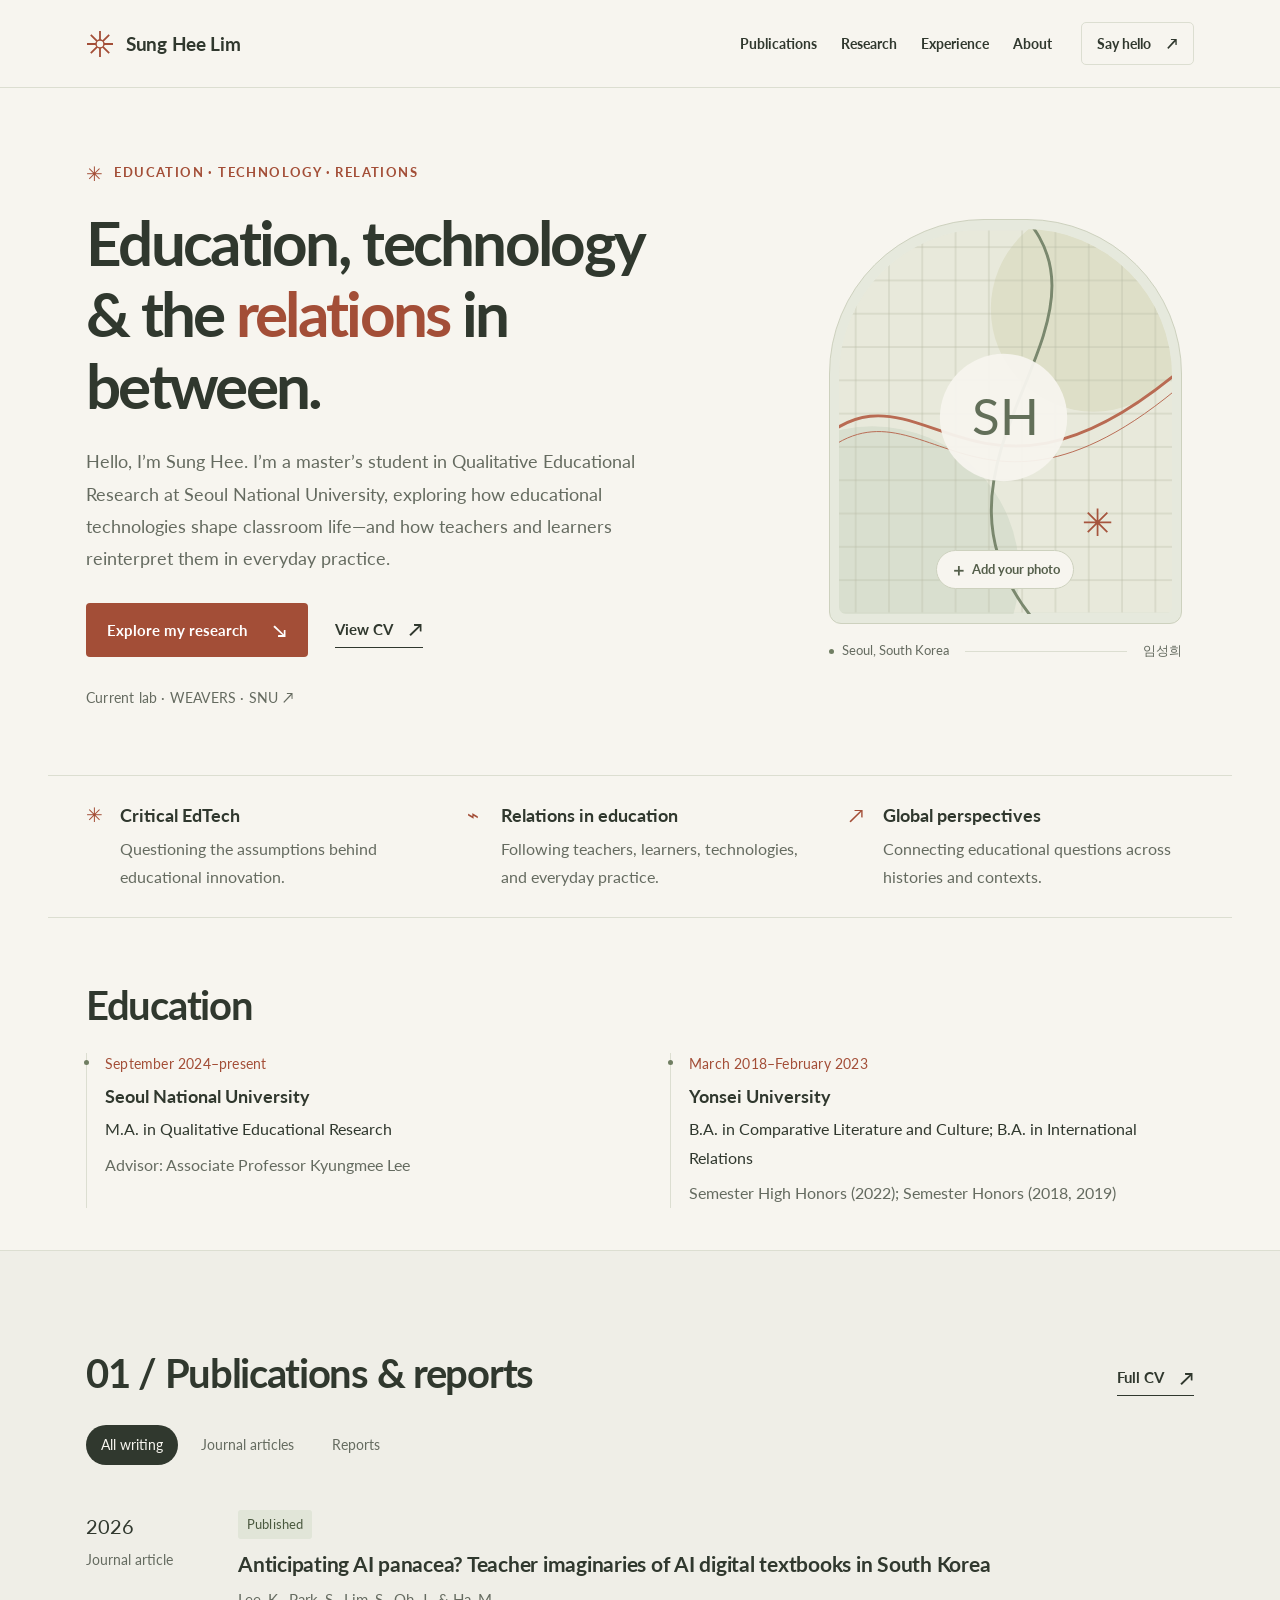
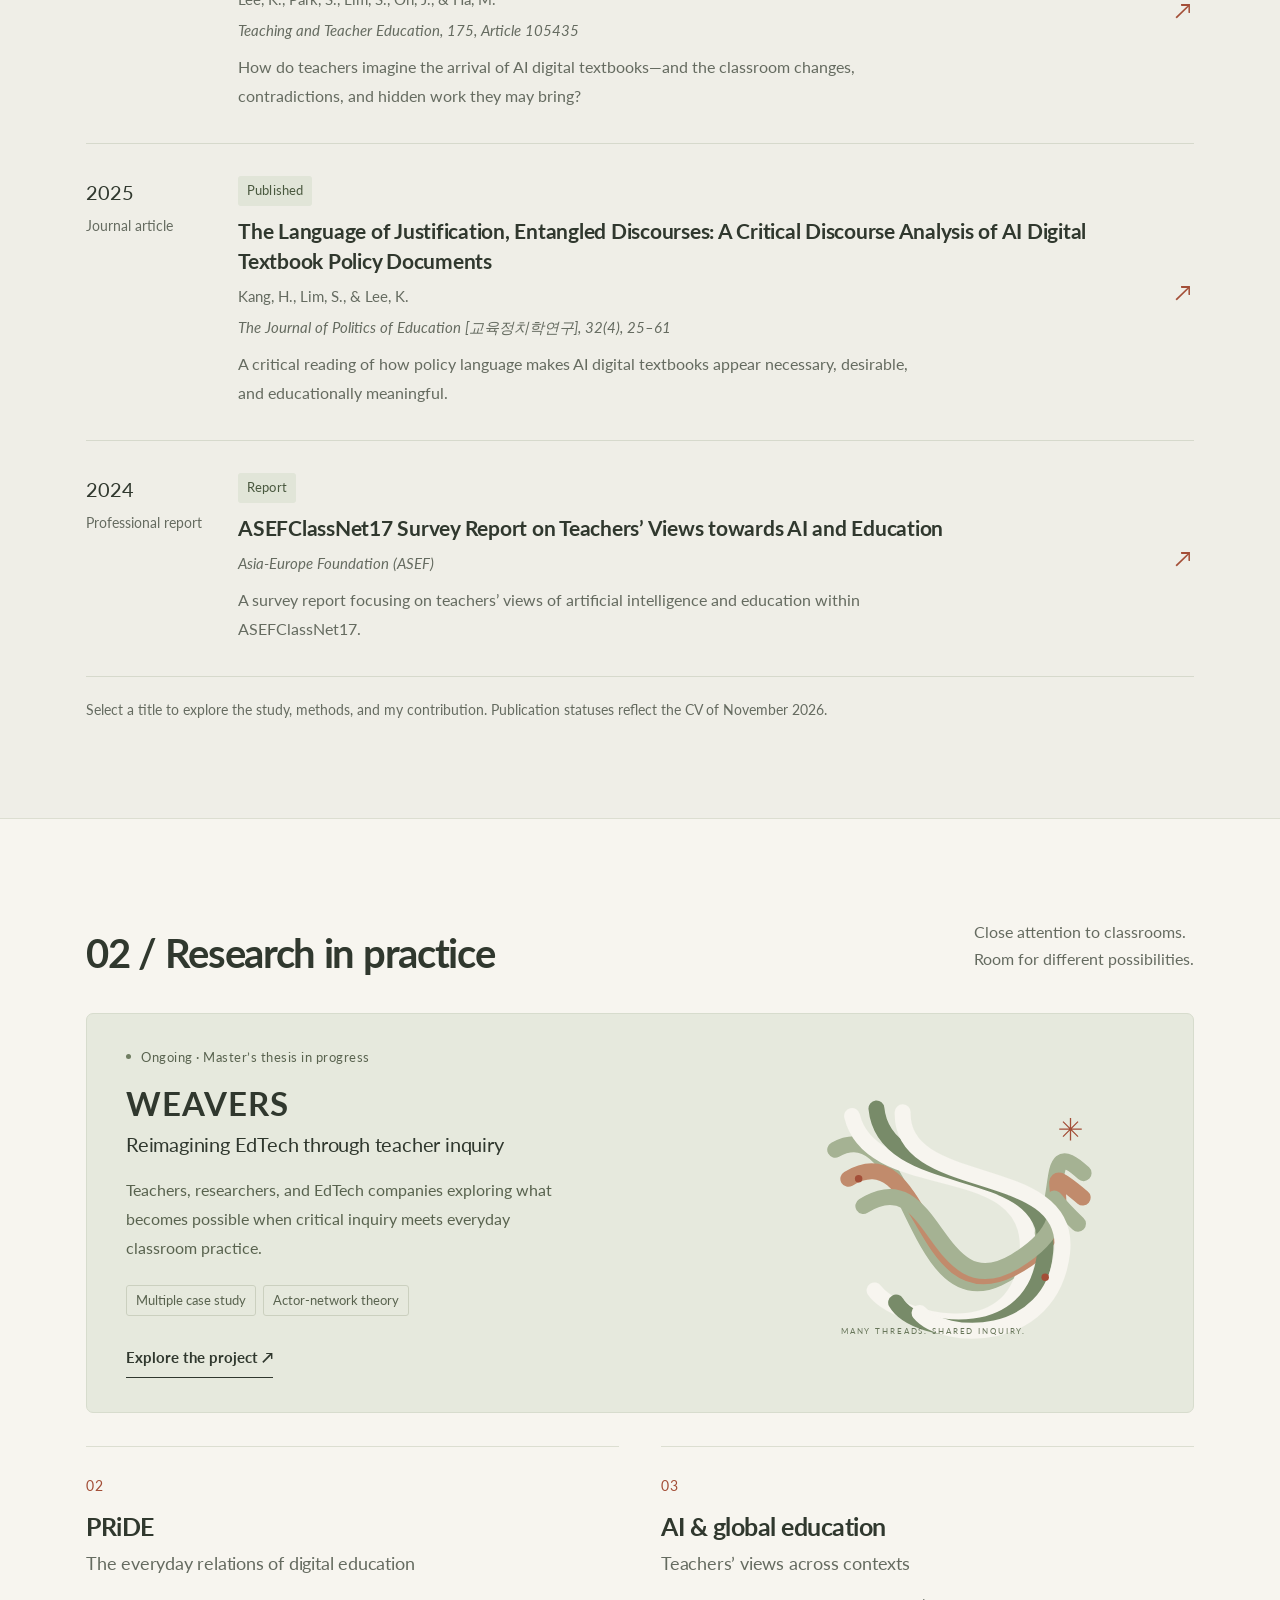
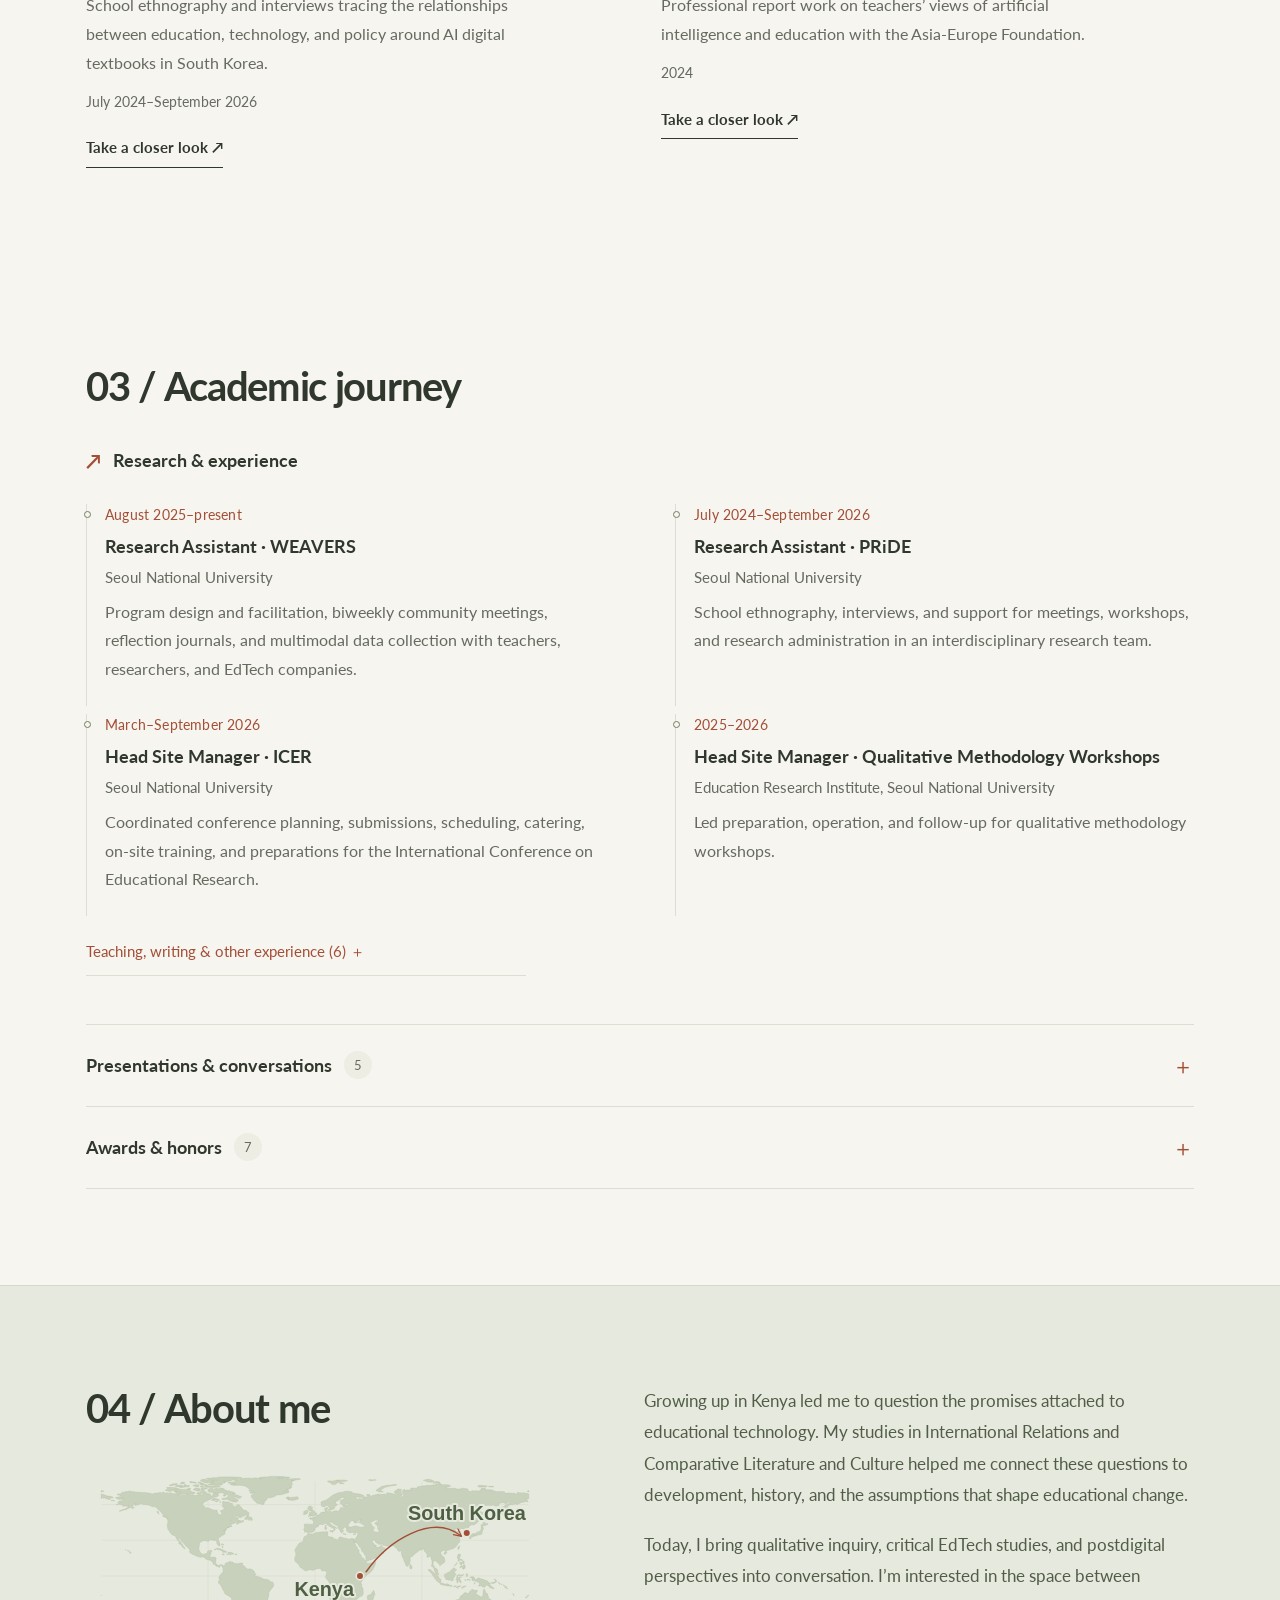
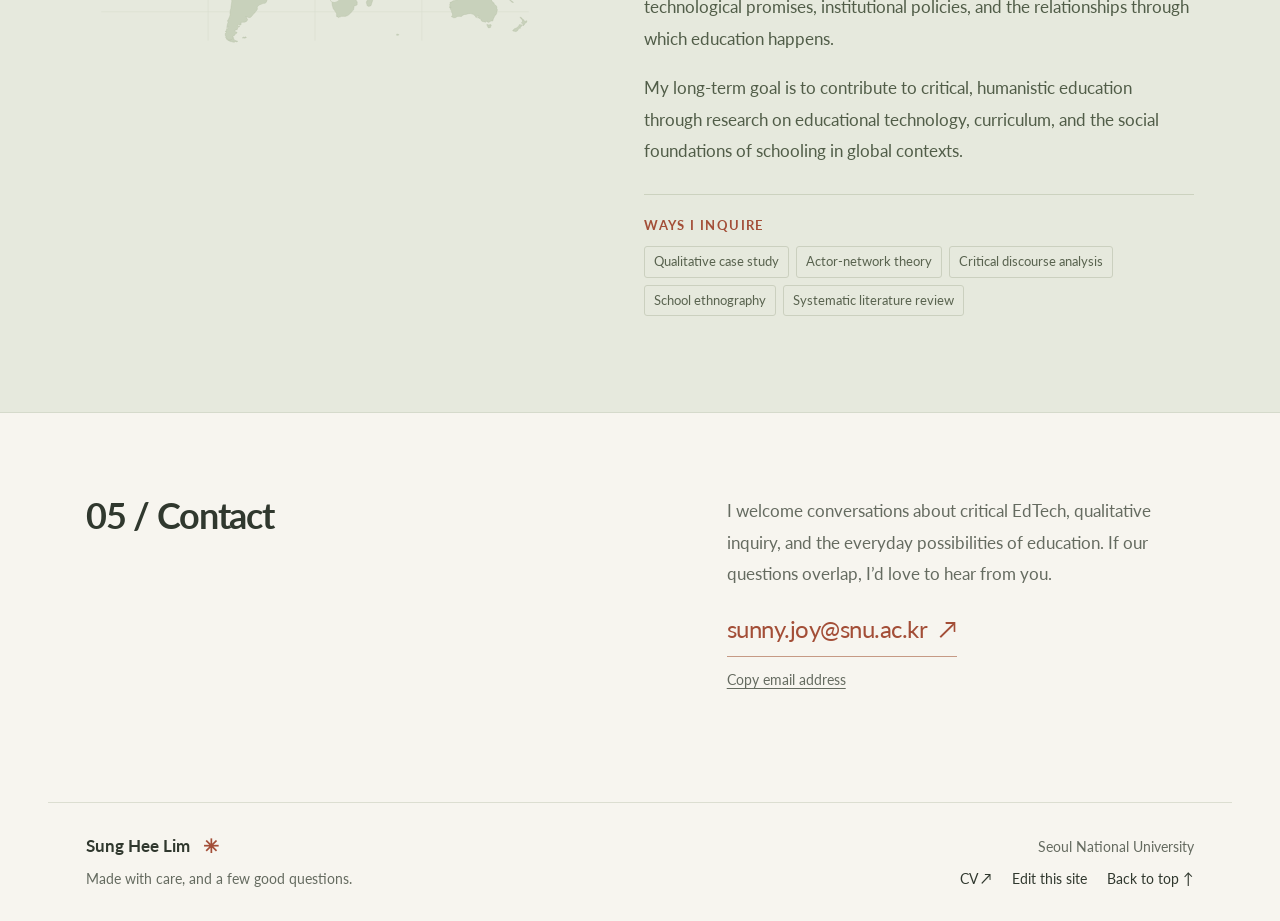
<file: sunghee-lim-website/index.html>
<!doctype html>
<html lang="en">
<head>
  <meta charset="UTF-8">
  <meta name="viewport" content="width=device-width, initial-scale=1">
  <meta name="theme-color" content="#f7f5ef">
  <meta name="description" content="Sung Hee Lim is a qualitative educational researcher at Seoul National University, exploring critical EdTech, classroom relations, and global education.">
  <title>Sung Hee Lim · Education, technology & relations</title>
  <link rel="icon" href="assets/favicon.svg" type="image/svg+xml">
  <link rel="preconnect" href="https://fonts.googleapis.com">
  <link rel="preconnect" href="https://fonts.gstatic.com" crossorigin>
  <link href="https://fonts.googleapis.com/css2?family=Lato:ital,wght@0,400;0,700;0,900;1,400;1,700&display=swap" rel="stylesheet">
  <link rel="stylesheet" href="style.css?v=20261116d">
  <script defer src="content.js?v=20261116d"></script>
  <script defer src="content-policy.js?v=20261116d"></script>
  <script defer src="app.js?v=20261116d"></script>
</head>
<body>
<a class="skip-link" href="#main">Skip to content</a>
<div id="draft-notice" class="draft-notice" hidden>수정본 미리보기 · 이 브라우저에 저장된 내용이며 실제 배포본에는 아직 반영되지 않았습니다. <a href="editor.html">편집으로 돌아가기 ↗</a></div>
<header class="site-header">
  <div class="header-inner">
    <a class="brand" href="#home" aria-label="Sung Hee Lim home"><svg width="28" height="28" viewBox="0 0 28 28" aria-hidden="true"><g fill="none" stroke="currentColor" stroke-width="1.8"><path d="M14 1v26M1 14h26M4.8 4.8l18.4 18.4M4.8 23.2L23.2 4.8"/></g><circle cx="14" cy="14" r="4" fill="var(--paper)" stroke="currentColor" stroke-width="1.5"/></svg><span id="brand-name">Sung Hee Lim</span></a>
    <button class="menu-toggle" id="menu-toggle" aria-label="Open navigation" aria-expanded="false" aria-controls="navigation">Menu <span aria-hidden="true">☰</span></button>
    <nav id="navigation" aria-label="Main navigation">
      <a href="#writing">Publications</a><a href="#research">Research</a><a href="#journey">Experience</a><a href="#about">About</a><a class="nav-contact" href="#contact">Say hello <span aria-hidden="true">↗</span></a>
    </nav>
  </div>
</header>
<main id="main">
  <section class="hero section-wrap" id="home" aria-labelledby="hero-title">
    <div class="hero-copy">
      <p class="eyebrow"><span class="small-sun" aria-hidden="true">✳</span> EDUCATION · TECHNOLOGY · RELATIONS</p>
      <h1 id="hero-title">Education, technology & the <span class="accent">relations</span> in between.</h1>
      <p id="hero-intro" class="hero-intro"></p>
      <div class="hero-actions"><a class="button primary" href="#research">Explore my research <span aria-hidden="true">↘</span></a><a class="text-link cv-link" href="assets/Sung-Hee-Lim-CV-website-v2.pdf" target="_blank" rel="noopener">View CV <span aria-hidden="true">↗</span></a></div>
      <div class="profile-links" id="profile-links"></div>
    </div>
    <div class="portrait-column">
      <div class="portrait-frame" id="portrait-frame">
        <div class="portrait-placeholder" id="portrait-placeholder">
          <svg class="portrait-weave" viewBox="0 0 340 390" aria-hidden="true"><defs><pattern id="threads" width="34" height="34" patternUnits="userSpaceOnUse"><path d="M0 17h34M17 0v34" fill="none" stroke="#b8bca6" stroke-width=".65"/></pattern></defs><rect width="340" height="390" fill="#e8e9db"/><circle cx="260" cy="80" r="105" fill="#dedfc8"/><circle cx="34" cy="350" r="150" fill="#d9dfcf"/><rect width="340" height="390" fill="url(#threads)"/><path d="M-40 235C85 90 130 360 390 105" stroke="#b96b53" stroke-width="3" fill="none"/><path d="M-40 251C85 106 130 376 390 121" stroke="#b96b53" stroke-width="1" fill="none"/><path d="M160-40C340 90 20 240 230 430" stroke="#7a886e" stroke-width="3" fill="none"/><circle cx="168" cy="191" r="65" fill="#f7f5ef" fill-opacity=".95"/><text x="170" y="209" text-anchor="middle" fill="#626f59" font-family="Lato, sans-serif" font-size="52" font-weight="400">SH</text><path d="M264 284v28M250 298h28M254 288l20 20M254 308l20-20" stroke="#a6553e" stroke-width="1.8"/></svg>
          <a href="editor.html#profile" class="photo-add"><span aria-hidden="true">＋</span> Add your photo</a>
        </div>
        <img id="portrait" alt="Portrait of Sung Hee Lim" hidden>
      </div>
      <div class="portrait-caption"><span class="location-dot" aria-hidden="true"></span><span id="portrait-location">Seoul, South Korea</span><span class="portrait-caption-rule"></span><span id="korean-name" lang="ko">임성희</span></div>
    </div>
  </section>
  <section class="themes section-wrap" aria-label="Research interests" id="themes"></section>
  <section class="education-section section-wrap section-space" id="education-section" aria-labelledby="education-title">
    <div class="section-heading"><h2 id="education-title">Education</h2></div>
    <div id="education" class="education-grid"></div>
  </section>
  <section class="writing-section section-space" id="writing" aria-labelledby="writing-title">
    <div class="section-wrap">
      <div class="section-heading"><div><h2 id="writing-title">01 / Publications &amp; reports</h2></div><a class="text-link cv-link" target="_blank" rel="noopener" href="assets/Sung-Hee-Lim-CV-website-v2.pdf">Full CV <span aria-hidden="true">↗</span></a></div>
      <div class="filter-row" role="group" aria-label="Filter publications"><button type="button" data-filter="all" class="active" aria-pressed="true">All writing</button><button type="button" data-filter="Journal article" aria-pressed="false">Journal articles</button><button type="button" data-filter="Professional report" aria-pressed="false">Reports</button></div>
      <p id="publication-count" class="sr-only" aria-live="polite"></p><div id="publications"></div>
      <p class="writing-note">Select a title to explore the study, methods, and my contribution. Publication statuses reflect the CV of <span id="status-date">November 2026</span>.</p>
    </div>
  </section>
  <section class="research-section section-wrap section-space" id="research" aria-labelledby="research-title">
    <div class="section-heading"><div><h2 id="research-title">02 / Research in practice</h2></div><p class="section-intro">Close attention to classrooms.<br>Room for different possibilities.</p></div>
    <div id="projects"></div>
  </section>
  <section class="section-wrap section-space journey-section" id="journey" aria-labelledby="journey-title">
    <div class="section-heading"><div><h2 id="journey-title">03 / Academic journey</h2></div></div>
    <h3 class="column-title"><span aria-hidden="true">↗</span> Research &amp; experience</h3>
    <div id="experience" class="experience-grid"></div>
    <div class="cv-details"><details><summary>Presentations & conversations <span class="detail-count" id="talk-count"></span><span class="plus" aria-hidden="true">＋</span></summary><div id="talks" class="details-body"></div></details><details><summary>Awards & honors <span class="detail-count" id="award-count"></span><span class="plus" aria-hidden="true">＋</span></summary><div id="awards" class="details-body"></div></details></div>
  </section>
  <section class="about-section section-space" id="about" aria-labelledby="about-title"><div class="section-wrap about-grid"><div><h2 id="about-title">04 / About me</h2><figure class="about-map"><img src="assets/kenya-south-korea.svg" alt="World map marking Kenya and South Korea, connected by a curved arrow from Kenya to South Korea." width="600" height="290" loading="lazy"></figure></div><div><div id="about-copy" class="about-copy"></div><div class="method-list"><p class="eyebrow">WAYS I INQUIRE</p><div id="methods" class="tags"></div></div></div></div></section>
  <section class="section-wrap contact-section section-space" id="contact" aria-labelledby="contact-title"><div class="contact-grid"><h2 id="contact-title">05 / Contact</h2><div><p id="contact-copy"></p><a id="email-link" class="email-link" href="mailto:sunny.joy@snu.ac.kr">sunny.joy@snu.ac.kr <span aria-hidden="true">↗</span></a><button id="copy-email" type="button" class="copy-email">Copy email address</button><p id="copy-status" class="copy-status" role="status"></p></div></div></section>
</main>
<footer class="site-footer section-wrap"><div><a class="footer-name" href="#home">Sung Hee Lim <span aria-hidden="true">✳</span></a><p>Made with care, and a few good questions.</p></div><div class="footer-right"><p id="footer-affiliation">Seoul National University</p><div><a class="cv-link" href="assets/Sung-Hee-Lim-CV-website-v2.pdf" target="_blank" rel="noopener">CV ↗</a><a href="editor.html">Edit this site</a><a href="#home">Back to top ↑</a></div></div></footer>
<dialog id="research-dialog" aria-labelledby="dialog-title"><div class="dialog-top"><p class="eyebrow" id="dialog-label"></p><button id="dialog-close" type="button" class="icon-button" aria-label="Close details">✕</button></div><div id="dialog-content"></div></dialog>
<script type="application/ld+json">{"@context":"https://schema.org","@type":"Person","name":"Sung Hee Lim","jobTitle":"Master’s student in Qualitative Educational Research","affiliation":{"@type":"CollegeOrUniversity","name":"Seoul National University"},"email":"sunny.joy@snu.ac.kr"}</script>
<noscript><p class="noscript-note">This portfolio uses a little JavaScript to display research details. You can also <a href="assets/Sung-Hee-Lim-CV-website-v2.pdf">read the full CV</a> or email <a href="mailto:sunny.joy@snu.ac.kr">sunny.joy@snu.ac.kr</a>.</p></noscript>
</body>
</html>
</file>
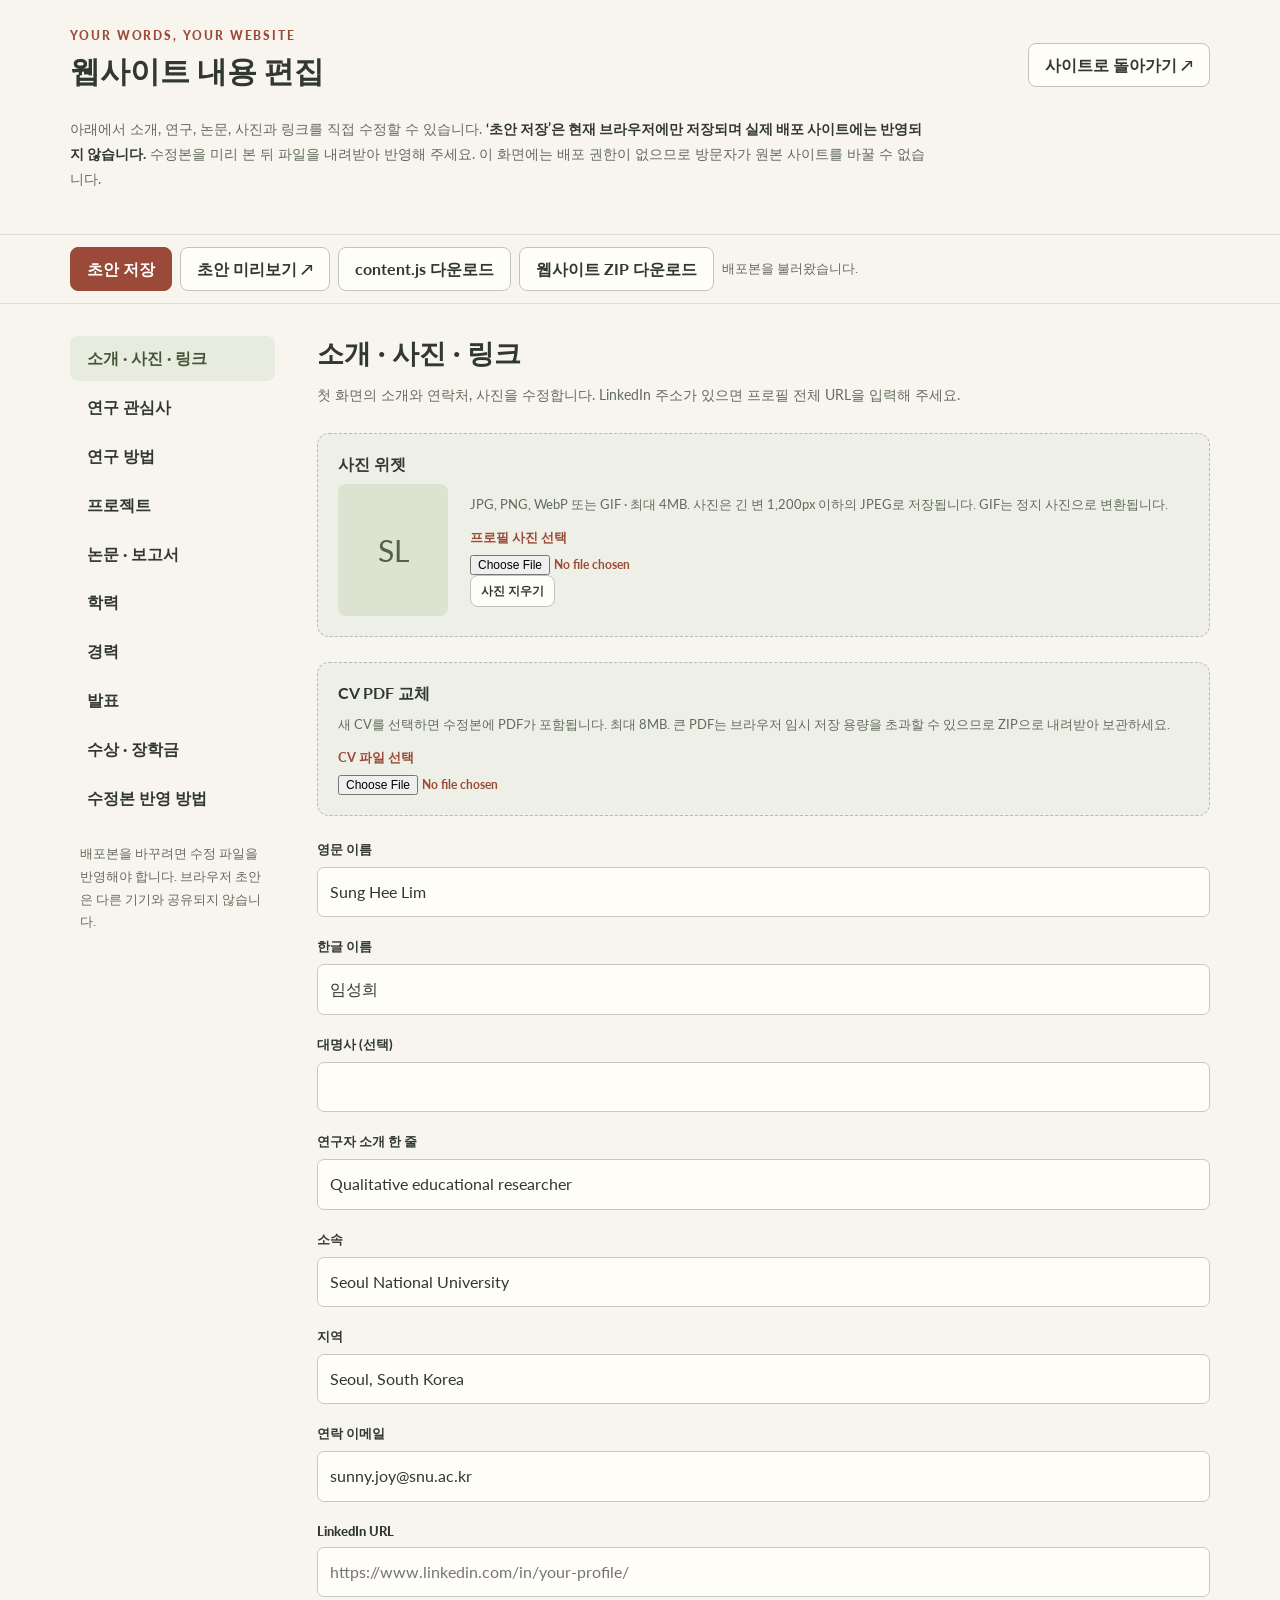
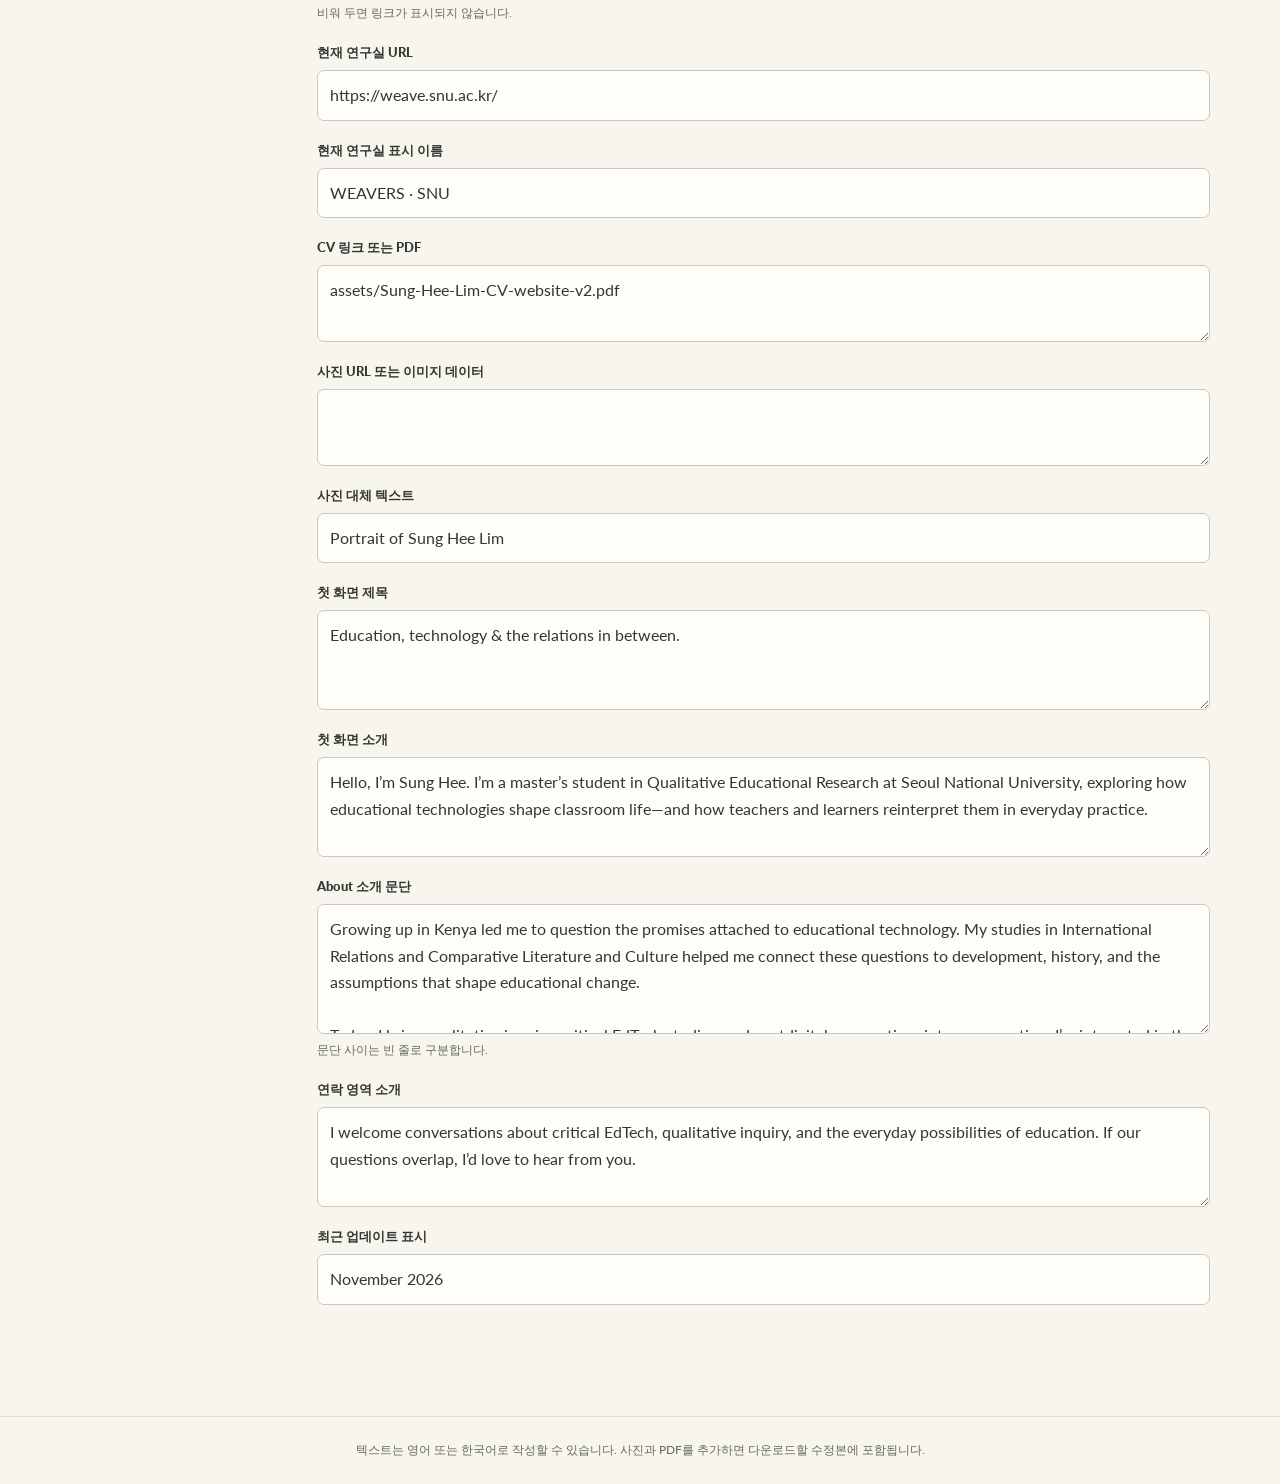
<file: sunghee-lim-website/editor.html>
<!doctype html>
<html lang="ko">
<head>
<meta charset="UTF-8"><meta name="viewport" content="width=device-width, initial-scale=1">
<meta name="robots" content="noindex,nofollow">
<title>내용 편집 · Sung Hee Lim</title>
<link rel="preconnect" href="https://fonts.googleapis.com"><link rel="preconnect" href="https://fonts.gstatic.com" crossorigin><link href="https://fonts.googleapis.com/css2?family=Lato:wght@400;700;900&display=swap" rel="stylesheet">
<style>
:root{font-family:Lato,"Noto Sans KR",Arial,sans-serif;color:#30382f;background:#f8f5ee;--rust:#9b4938;--line:#dcded2;--muted:#626b5d;--sage:#e8ecdf}*{box-sizing:border-box}body{margin:0}button,input,textarea,select{font:inherit}a{color:var(--rust)}button,.button{cursor:pointer;background:#fffdf8;border:1px solid #bfc5b7;border-radius:8px;padding:11px 16px;color:#30382f;font-weight:700;text-decoration:none;display:inline-flex;gap:6px;align-items:center;justify-content:center;line-height:1.3}button:hover,.button:hover{background:var(--sage)}button.primary{color:#fff;background:var(--rust);border-color:var(--rust)}button.primary:hover{background:#803b2d}button:disabled{cursor:wait;opacity:.6}button:focus-visible,a:focus-visible,input:focus-visible,textarea:focus-visible{outline:3px solid #a97841;outline-offset:3px}.wrap{max-width:1200px;margin:auto;padding:0 30px}.top{padding:28px 0;border-bottom:1px solid var(--line)}.topline{display:flex;justify-content:space-between;gap:20px;align-items:center}.eyebrow{font-size:12px;letter-spacing:.16em;color:var(--rust);font-weight:900}.top h1{font-size:30px;margin:9px 0;font-weight:900}.intro{max-width:860px;line-height:1.8;color:var(--muted);font-size:14px}.intro strong{color:#30382f}.toolbar{position:sticky;top:0;z-index:5;background:#f8f5eef5;backdrop-filter:blur(8px);border-bottom:1px solid var(--line);padding:12px 0}.actions{display:flex;gap:8px;flex-wrap:wrap;align-items:center}.status{font-size:13px;line-height:1.5;flex:1;min-width:180px;color:var(--muted)}.layout{display:grid;grid-template-columns:205px minmax(0,1fr);gap:42px;padding-top:32px;padding-bottom:90px}.section-nav{display:flex;flex-direction:column;gap:4px;align-self:start;position:sticky;top:100px}.section-nav button{border-color:transparent;justify-content:flex-start;background:transparent;text-align:left}.section-nav button[aria-current=true]{background:var(--sage);color:#44563a}.section-nav small{padding:18px 10px;color:var(--muted);line-height:1.7}.panel h2{margin:0 0 10px;font-size:27px}.section-desc{font-size:14px;line-height:1.8;color:var(--muted);margin:0 0 25px}.field{display:block;margin:0 0 21px}.field-label{font-size:13px;font-weight:900;display:block;margin-bottom:8px}.field input,.field textarea{display:block;width:100%;background:#fffdf8;border:1px solid #c4cbbd;border-radius:7px;padding:11px 12px;color:#30382f;line-height:1.65;resize:vertical}.field input[readonly]{background:#eeeee6;color:#69715f}.field textarea{min-height:100px}.field small,.note{display:block;font-size:12px;color:var(--muted);line-height:1.7;margin-top:6px;overflow-wrap:anywhere}.field .tiny{min-height:66px}.record{border-top:1px solid var(--line);margin-bottom:16px;background:#fffdf873;border-radius:3px}.record summary{list-style:none;cursor:pointer;padding:19px 16px;font-weight:700;display:flex;justify-content:space-between;gap:12px;line-height:1.6}.record summary::after{content:'＋';font-size:19px;color:var(--rust);flex:none}.record[open] summary::after{content:'−'}.record summary::-webkit-details-marker{display:none}.record-body{padding:6px 16px 22px}.record-controls{display:flex;justify-content:flex-end;border-top:1px solid var(--line);padding-top:12px}.danger{color:#9b382e;border-color:#d9b8ab;font-size:13px}.add{margin-top:12px}.media-box{border:1px dashed #b2beaa;padding:20px;border-radius:12px;background:#eef0e7;margin:25px 0}.media-grid{display:grid;grid-template-columns:110px 1fr;gap:22px;align-items:center}.portrait{width:110px;height:132px;object-fit:cover;border-radius:8px;background:#dce3d1}.portrait-placeholder{height:132px;width:110px;border-radius:8px;background:#dce3d1;display:grid;place-items:center;color:#526247;font-size:30px}.media-box h3{margin:0 0 8px;font-size:16px}.media-box p{font-size:13px;line-height:1.8;color:var(--muted);margin:0 0 13px}.file-label{font-weight:700;color:var(--rust);font-size:13px;display:block}.file-label input{display:block;margin-top:8px;max-width:100%;font-size:12px}.media-buttons{display:flex;align-items:center;gap:12px;flex-wrap:wrap}.small-btn{font-size:12px;padding:7px 10px}.help{margin-top:30px;padding:22px;background:#e8ecdf;border-radius:12px;line-height:1.85;font-size:13px}.help h3{margin:0 0 8px;font-size:15px}.help ol{padding-left:21px;margin:10px 0}.help p{margin:7px 0}.visually-hidden{position:absolute;left:-10000px;width:1px;height:1px;overflow:hidden}.toast{position:fixed;bottom:20px;left:50%;transform:translateX(-50%);max-width:min(90vw,720px);background:#30382f;color:#fffdf8;padding:14px 22px;border-radius:10px;box-shadow:0 6px 28px #263c2922;z-index:10;font-size:14px;line-height:1.7}.error{color:#a53224}code{background:#ecece3;padding:2px 5px;border-radius:3px;font-size:.95em}footer{border-top:1px solid var(--line);padding:25px 30px;text-align:center;font-size:12px;color:var(--muted)}@media(max-width:760px){.wrap{padding:0 18px}.topline{align-items:flex-start}.top h1{font-size:26px}.layout{display:block;padding-top:15px}.section-nav{position:static;flex-direction:row;overflow:auto;gap:3px;padding-bottom:18px;margin-bottom:20px;border-bottom:1px solid var(--line)}.section-nav button{white-space:nowrap;padding:9px 12px;font-size:13px}.section-nav small{display:none}.toolbar{position:static}.actions button{font-size:12px;padding:10px}.status{flex-basis:100%;order:3}.media-grid{grid-template-columns:80px 1fr;gap:15px}.portrait,.portrait-placeholder{width:80px;height:104px}.media-box{padding:15px}.topline .button{font-size:12px;padding:10px;white-space:nowrap}.intro{font-size:13px}}
</style>
<script defer src="content.js?v=20261116d"></script><script defer src="content-policy.js?v=20261116d"></script><script defer src="editor.js?v=20261116d"></script>
</head>
<body>
<header class="top"><div class="wrap"><div class="topline"><div><div class="eyebrow">YOUR WORDS, YOUR WEBSITE</div><h1>웹사이트 내용 편집</h1></div><a class="button" href="index.html">사이트로 돌아가기 ↗</a></div><p class="intro">아래에서 소개, 연구, 논문, 사진과 링크를 직접 수정할 수 있습니다. <strong>‘초안 저장’은 현재 브라우저에만 저장되며 실제 배포 사이트에는 반영되지 않습니다.</strong> 수정본을 미리 본 뒤 파일을 내려받아 반영해 주세요. 이 화면에는 배포 권한이 없으므로 방문자가 원본 사이트를 바꿀 수 없습니다.</p></div></header>
<div class="toolbar"><div class="wrap actions"><button id="save-draft" class="primary" type="button">초안 저장</button><button id="preview" type="button">초안 미리보기 ↗</button><button id="export-content" type="button">content.js 다운로드</button><button id="export-zip" type="button">웹사이트 ZIP 다운로드</button><span class="status" id="save-status" role="status" aria-live="polite">배포본을 불러왔습니다.</span></div></div>
<div class="wrap layout"><nav class="section-nav" id="section-nav" aria-label="편집할 영역"></nav><main class="panel" id="editor-main" tabindex="-1"></main></div>
<footer>텍스트는 영어 또는 한국어로 작성할 수 있습니다. 사진과 PDF를 추가하면 다운로드할 수정본에 포함됩니다.</footer>
<div id="toast" class="toast" role="status" aria-live="polite" hidden></div>
<noscript><p class="wrap">이 편집 화면을 사용하려면 브라우저에서 JavaScript를 켜 주세요.</p></noscript>
</body></html>
</file>
<file: sunghee-lim-website/style.css>
:root{--paper:#f7f5ef;--paper-deep:#eeede4;--ink:#30382e;--muted:#656b60;--rust:#a34e37;--rust-soft:#f0e3d9;--sage:#707e62;--sage-soft:#e6e9dd;--line:#dcded1;--white:#fcfbf7;--font:'Lato',Arial,sans-serif}
*{box-sizing:border-box}html{scroll-behavior:auto;scroll-padding-top:98px}body{margin:0;font-family:var(--font);background:var(--paper);color:var(--ink);font-size:16px;line-height:1.65;-webkit-font-smoothing:antialiased}button,input,textarea,select{font:inherit}button,a{-webkit-tap-highlight-color:transparent}button{cursor:pointer}a{color:inherit;text-decoration:none}a:hover{color:var(--rust)}button:focus-visible,a:focus-visible,summary:focus-visible{outline:2px solid var(--rust);outline-offset:5px}button{color:inherit}img,svg{display:block;max-width:100%}[hidden]{display:none!important}h1,h2,h3,p{margin-top:0}h1,h2,h3{line-height:1.15}h1{font-size:clamp(44px,4.85vw,65px);letter-spacing:-2.7px;font-weight:700;margin:24px 0}h2{font-size:clamp(30px,3.1vw,41px);letter-spacing:-1.3px;font-weight:700;margin:14px 0 0}h3{font-size:24px;letter-spacing:-.5px;font-weight:700}p{margin-bottom:20px}.section-wrap{max-width:1184px;margin:0 auto;padding-left:38px;padding-right:38px}.section-space{padding-top:99px;padding-bottom:96px}.eyebrow{font-size:10px;font-weight:700;letter-spacing:2.1px;line-height:1.5;margin:0;color:var(--rust)}.accent{color:var(--rust)}.skip-link{position:fixed;left:20px;top:-100px;z-index:100;background:var(--ink);color:white;padding:10px 20px}.skip-link:focus{top:10px}.sr-only{position:absolute;width:1px;height:1px;margin:-1px;overflow:hidden;clip:rect(0,0,0,0);white-space:nowrap}.site-header{border-bottom:1px solid var(--line);background:var(--paper);position:sticky;top:0;z-index:10}.header-inner{max-width:1184px;padding:0 38px;margin:auto;height:87px;display:flex;align-items:center;justify-content:space-between;gap:24px}.brand{display:inline-flex;align-items:center;gap:12px;font-size:19px;font-weight:700;letter-spacing:-.3px;white-space:nowrap}.brand svg{color:var(--rust)}nav{display:flex;align-items:center;gap:30px;font-size:12px;font-weight:700}nav a{padding:7px 0}nav a:hover,nav a.current{color:var(--rust)}nav .nav-contact{border:1px solid var(--line);border-radius:5px;padding:9px 15px;margin-left:5px;display:flex;align-items:center;gap:16px}.menu-toggle{display:none}.hero{display:grid;grid-template-columns:1.4fr 1fr;gap:90px;align-items:center;padding-top:75px;padding-bottom:66px;min-height:651px}.hero-copy .eyebrow{display:flex;gap:10px;align-items:center}.small-sun{font-size:20px;font-weight:400;line-height:1}.hero-intro{font-size:16px;line-height:1.8;max-width:550px;color:var(--muted);margin-bottom:28px}.hero-actions{display:flex;gap:27px;align-items:center;flex-wrap:wrap}.button{display:inline-flex;justify-content:center;align-items:center;gap:26px;font-weight:700;font-size:12px;line-height:1.5;padding:15px 20px;border:1px solid transparent;border-radius:4px}.primary{background:var(--rust);color:#fff}.primary:hover{background:#8d3e2c;color:#fff}.button span,.text-link span{font-size:18px;line-height:1}.text-link{font-size:12px;font-weight:700;display:inline-flex;align-items:center;gap:16px;padding:5px 0;border-bottom:1px solid var(--ink)}.profile-links{display:flex;gap:18px;align-items:center;margin-top:29px;font-size:10px;letter-spacing:.2px;color:var(--muted)}.profile-links a{display:flex;gap:6px;align-items:center}.profile-links svg{width:12px;height:12px}.unconfigured-link{color:var(--muted);font-size:10px;cursor:help}.portrait-column{padding:8px 12px 0 0;max-width:365px;justify-self:end;width:100%}.portrait-frame{position:relative;background:var(--sage-soft);border-radius:155px 155px 12px 12px;padding:9px;border:1px solid #cdd1be;aspect-ratio:340/390;overflow:hidden}.portrait-placeholder{height:100%;position:relative;border-radius:147px 147px 7px 7px;overflow:hidden}.portrait-weave{height:100%;width:100%;object-fit:cover}.photo-add{position:absolute;bottom:25px;left:50%;transform:translateX(-50%);white-space:nowrap;background:var(--paper);color:#555f4b;border:1px solid #cdd1be;border-radius:20px;font-size:10px;font-weight:700;display:flex;gap:5px;align-items:center;padding:7px 13px}.photo-add span{font-size:17px;line-height:1}.portrait-frame>img{width:100%;height:100%;border-radius:147px 147px 7px 7px;object-fit:cover;position:absolute;inset:9px;width:calc(100% - 18px);height:calc(100% - 18px)}.portrait-caption{display:flex;align-items:center;gap:8px;font-size:9px;color:var(--muted);margin-top:17px;letter-spacing:.4px}.location-dot{background:var(--sage);width:5px;height:5px;border-radius:50%;flex-shrink:0}.portrait-caption-rule{height:1px;flex:1;background:var(--line);margin:0 8px}.themes{display:grid;grid-template-columns:repeat(3,1fr);border-top:1px solid var(--line);border-bottom:1px solid var(--line);padding-top:26px;padding-bottom:27px;gap:36px}.theme{display:grid;grid-template-columns:22px 1fr;gap:12px}.theme-symbol{color:var(--rust);font-size:20px;line-height:1.2}.theme h3{font-size:13px;letter-spacing:0;margin:1px 0 7px}.theme p{font-size:11px;color:var(--muted);line-height:1.6;margin:0;max-width:215px}.section-heading{display:flex;justify-content:space-between;align-items:flex-end;gap:28px;margin-bottom:37px}.section-intro{font-size:12px;color:var(--muted);line-height:1.8;max-width:270px;margin:0 0 3px}.project-feature{display:grid;grid-template-columns:1.35fr 1fr;background:var(--sage-soft);border:1px solid #d7dccd;border-radius:7px;overflow:hidden;position:relative}.project-feature-copy{padding:33px 39px 34px}.project-kicker{display:flex;align-items:center;flex-wrap:wrap;gap:10px;font-size:9px;color:#59634f;letter-spacing:.5px}.project-kicker .ongoing-dot{background:var(--sage);width:5px;height:5px;border-radius:50%}.project-feature h3{font-size:33px;letter-spacing:1px;margin:18px 0 6px}.project-subtitle{font-size:17px;font-weight:400;margin:0 0 17px;letter-spacing:-.2px}.project-summary{font-size:12px;line-height:1.85;color:#59634f;margin-bottom:22px;max-width:450px}.tags{display:flex;flex-wrap:wrap;gap:7px}.tag{font-size:9px;line-height:1.5;border:1px solid #cbd0bf;border-radius:3px;padding:4px 7px;color:#59634f}.project-button{display:inline-flex;align-items:center;gap:27px;border:0;border-bottom:1px solid var(--ink);background:none;padding:7px 0;font-size:11px;font-weight:700;margin-top:22px}.project-feature-art{padding:18px 28px;display:flex;align-items:center;justify-content:center;position:relative}.weave-illustration{width:100%;max-width:300px}.project-grid{display:grid;grid-template-columns:1fr 1fr;gap:42px;margin-top:33px}.project-small{border-top:1px solid var(--line);padding-top:25px;position:relative}.project-number{font-size:10px;color:var(--rust);letter-spacing:1px}.project-small h3{font-size:25px;margin:14px 0 9px}.project-small .project-subtitle{font-size:13px;margin-bottom:14px;color:var(--muted)}.project-small .project-summary{font-size:12px;color:var(--muted);max-width:430px;margin-bottom:0}.project-small .project-button{margin-top:15px}.project-small .project-period{font-size:9px;color:var(--muted);margin:8px 0 0}.writing-section{background:#efeee7;border-top:1px solid var(--line);border-bottom:1px solid var(--line)}.writing-section .section-heading{margin-bottom:29px}.filter-row{display:flex;gap:8px;flex-wrap:wrap;margin-bottom:13px}.filter-row button{border:1px solid transparent;background:transparent;border-radius:20px;padding:7px 13px;font-size:10px;line-height:1.4;color:var(--muted)}.filter-row button.active{background:var(--ink);color:var(--paper)}.filter-row button:hover:not(.active){border-color:var(--line);color:var(--ink)}.publication{display:grid;grid-template-columns:94px 1fr 22px;gap:24px;padding:27px 0;border-bottom:1px solid #d6d9cc}.pub-meta{padding-top:2px}.pub-year{font-size:18px;line-height:1.2;display:block;margin-bottom:9px}.pub-category{font-size:9px;line-height:1.5;color:var(--muted);display:block}.pub-status{font-size:8px;letter-spacing:.15px;line-height:1.4;display:inline-block;border-radius:3px;background:#e1e5d8;color:#49583e;padding:4px 6px;margin-bottom:10px}.pub-status.pending{background:#eee0d2;color:#854a30}.pub-title{font-size:18px;letter-spacing:-.25px;line-height:1.4;margin:0 0 8px;font-weight:700}.pub-title button{text-align:left;font:inherit;letter-spacing:inherit;line-height:inherit;color:inherit;border:0;background:none;padding:0}.pub-title button:hover{color:var(--rust)}.pub-authors,.pub-venue{font-size:10px;margin:0 0 5px;color:var(--muted);line-height:1.65}.pub-venue{font-style:italic}.pub-summary{font-size:11px;color:var(--muted);line-height:1.7;margin:10px 0 0;max-width:690px}.pub-open{border:0;background:none;color:var(--rust);font-size:22px;align-self:center;padding:0}.writing-note{font-size:9px;color:var(--muted);margin:20px 0 0}.journey-grid{display:grid;grid-template-columns:1fr 1.2fr;gap:100px}.column-title{font-size:15px;letter-spacing:0;margin:0 0 28px;display:flex;align-items:center;gap:12px}.column-title span{color:var(--rust);font-size:20px}.education-item{padding:0 0 25px 18px;border-left:1px solid var(--line);position:relative}.education-item:before{content:'';width:5px;height:5px;background:var(--sage);position:absolute;left:-3px;top:7px;border-radius:50%}.entry-period{font-size:9px;color:var(--rust);letter-spacing:.2px;line-height:1.5;margin-bottom:7px}.education-item h4,.experience-item h4{font-size:13px;line-height:1.45;margin:0 0 5px}.education-item .degree{font-size:11px;line-height:1.65;margin:0 0 7px}.entry-description{font-size:10px;line-height:1.8;color:var(--muted);margin:0}.recognition-callout{display:flex;gap:17px;padding:20px;background:var(--rust-soft);border-radius:5px;margin-top:13px}.recognition-callout>span{font-size:27px;color:var(--rust);line-height:1.2}.recognition-callout .eyebrow{font-size:8px;letter-spacing:1.2px;margin:0 0 7px}.recognition-callout strong{font-size:12px;line-height:1.4}.recognition-callout p:last-child{font-size:9px;color:var(--muted);margin:5px 0 0}.experience-item{padding:0 0 22px 18px;border-left:1px solid var(--line);position:relative}.experience-item:before{content:'';width:5px;height:5px;border:1px solid var(--sage);background:var(--paper);position:absolute;left:-3px;top:7px;border-radius:50%}.experience-item .organization{font-size:10px;color:var(--muted);margin:0 0 7px;line-height:1.5}.experience-extra{margin-top:5px}.experience-extra>summary{font-size:10px;color:var(--rust);display:flex;align-items:center;justify-content:space-between;cursor:pointer;border-bottom:1px solid var(--line);padding:10px 0}.experience-extra[open]>summary{margin-bottom:25px}.cv-details{margin-top:48px;border-top:1px solid var(--line)}.cv-details>details{border-bottom:1px solid var(--line)}summary{list-style:none}summary::-webkit-details-marker{display:none}.cv-details>details>summary{display:flex;align-items:center;gap:12px;font-size:15px;font-weight:700;padding:24px 0;cursor:pointer}.detail-count{font-size:9px;font-weight:400;color:var(--muted);background:var(--paper-deep);border-radius:50%;width:21px;height:21px;display:inline-flex;align-items:center;justify-content:center}.plus{margin-left:auto;font-size:22px;font-weight:400;color:var(--rust)}details[open]>summary>.plus{transform:rotate(45deg)}.details-body{padding:0 0 20px}.talk-item{display:grid;grid-template-columns:112px 1fr;gap:20px;padding:17px 0;border-top:1px solid var(--line)}.talk-item h4{font-size:12px;line-height:1.55;margin:0 0 7px}.talk-item p{font-size:10px;line-height:1.6;color:var(--muted);margin:0}.talk-item .talk-status{display:inline-block;font-size:8px;margin-top:8px;padding:2px 7px;background:var(--sage-soft);color:#526149;border-radius:3px}.award-item{display:grid;grid-template-columns:112px 1fr;gap:20px;padding:14px 0;border-top:1px solid var(--line)}.award-item strong{font-size:11px}.award-item p{font-size:10px;color:var(--muted);margin:3px 0 0}.about-section{background:var(--sage-soft);border-top:1px solid #d5dacb;border-bottom:1px solid #d5dacb}.about-grid{display:grid;grid-template-columns:1fr 1.2fr;gap:100px}.about-art{display:flex;align-items:center;gap:15px;color:#68775b;font-size:11px;margin-top:40px}.about-art svg{max-width:100px}.about-copy p{font-size:13px;line-height:1.9;color:#515d48;margin-bottom:18px}.about-copy p:last-child{margin-bottom:0}.method-list{margin-top:27px;padding-top:21px;border-top:1px solid #ccd2bf}.method-list .eyebrow{font-size:8px;margin-bottom:11px;letter-spacing:1.7px}.contact-section{padding-top:82px;padding-bottom:82px}.contact-grid{display:grid;grid-template-columns:1.2fr 1fr;gap:80px;align-items:start;margin-top:17px}.contact-grid h2{font-size:36px;margin:0}.contact-grid p{font-size:12px;line-height:1.85;color:var(--muted);margin-bottom:20px}.email-link{font-size:21px;letter-spacing:-.5px;color:var(--rust);border-bottom:1px solid #c69a85;display:inline-flex;gap:24px;align-items:center;padding-bottom:7px;overflow-wrap:anywhere}.copy-email{display:block;background:none;border:0;padding:12px 0 0;font-size:9px;color:var(--muted);text-decoration:underline;text-underline-offset:3px}.contact-grid .copy-status{font-size:10px;color:var(--sage);min-height:18px;margin:5px 0 0}.site-footer{border-top:1px solid var(--line);padding-top:27px;padding-bottom:30px;display:flex;justify-content:space-between;align-items:center;gap:25px}.footer-name{display:flex;align-items:center;gap:13px;font-size:13px;font-weight:700}.footer-name span{color:var(--rust);font-size:19px}.site-footer p{font-size:9px;margin:5px 0 0;color:var(--muted)}.footer-right{text-align:right}.footer-right>div{display:flex;gap:20px;font-size:9px;margin-top:8px}.draft-notice{background:#483f33;color:white;padding:10px 25px;font-size:12px;text-align:center}.draft-notice a{text-decoration:underline;color:#f0d2b5;white-space:nowrap}dialog{width:min(760px,calc(100% - 32px));max-height:88vh;max-height:88dvh;overflow:auto;border:1px solid var(--line);border-radius:9px;background:var(--paper);color:var(--ink);padding:30px 40px 37px;box-shadow:0 20px 100px #18200d30}dialog::backdrop{background:#26321e69}.dialog-top{display:flex;align-items:center;justify-content:space-between;gap:20px;margin-bottom:17px}.dialog-top .eyebrow{font-size:9px}.icon-button{border:1px solid var(--line);background:var(--white);border-radius:50%;width:31px;height:31px;display:grid;place-items:center;flex-shrink:0;font-size:12px}.dialog-title{font-size:29px;letter-spacing:-.8px;line-height:1.3;margin:12px 0 17px}.dialog-summary{font-size:15px;line-height:1.7;color:var(--muted);margin:18px 0 25px}.dialog-section{margin-top:25px}.dialog-section h3{font-size:10px;letter-spacing:1.3px;text-transform:uppercase;color:var(--rust);margin:0 0 12px;line-height:1.5}.dialog-section p{font-size:13px;line-height:1.9;margin:0;color:#525c4a;white-space:pre-line}.dialog-context{font-size:11px;padding:13px 16px;background:var(--sage-soft);border-radius:4px;line-height:1.7;margin:18px 0}.dialog-meta{font-size:11px;line-height:1.8;color:var(--muted);margin-bottom:10px}.related-button{display:block;border:0;border-bottom:1px solid var(--line);background:none;text-align:left;padding:11px 0;font-size:12px;line-height:1.6;width:100%;color:var(--ink)}.related-button:hover{color:var(--rust)}.dialog-talk{font-size:12px;line-height:1.65;margin-bottom:13px}.dialog-talk small{display:block;color:var(--muted);font-size:10px;margin-top:4px}.dialog-external{margin-top:28px}.noscript-note{padding:24px;text-align:center;font-size:14px}
@media(min-width:1400px){.hero{padding-top:87px;padding-bottom:79px}}
@media(max-width:960px){.hero{gap:40px;grid-template-columns:1.3fr 1fr;min-height:auto;padding-top:60px;padding-bottom:60px}h1{font-size:50px;letter-spacing:-2px}.hero-intro{font-size:14px}.portrait-column{padding-right:0}nav{gap:19px}.journey-grid,.about-grid{gap:55px}.contact-grid{gap:45px}.section-space{padding-top:75px;padding-bottom:75px}.project-feature-copy{padding:28px}.project-feature-art{padding:15px}.themes{gap:20px}.theme{gap:8px}.section-intro{font-size:11px}}
@media(max-width:720px){.section-wrap{padding-left:24px;padding-right:24px}.header-inner{height:72px;padding:0 24px}.brand{font-size:17px}.brand svg{width:23px}.menu-toggle{display:flex;gap:10px;align-items:center;background:none;border:1px solid var(--line);font-size:11px;padding:7px 10px;border-radius:4px}nav{display:none;position:absolute;top:71px;left:0;right:0;background:var(--paper);border-bottom:1px solid var(--line);padding:20px 24px;flex-wrap:wrap;gap:22px}nav.open{display:flex}nav .nav-contact{margin-left:0}.hero{gap:38px;grid-template-columns:1fr;padding-top:43px;padding-bottom:37px}.hero-copy .eyebrow{font-size:8px;letter-spacing:1.5px}h1{font-size:clamp(42px,9vw,58px);line-height:1.08;letter-spacing:-1.9px;max-width:560px;margin:20px 0}.hero-intro{font-size:13px;line-height:1.9;max-width:550px}.hero-actions{gap:24px}.button{font-size:11px;padding:13px 17px}.portrait-column{justify-self:center;width:235px;margin-top:4px}.profile-links{margin-top:23px}.portrait-caption{font-size:8px}.photo-add{font-size:9px;padding:5px 10px;bottom:17px}.themes{grid-template-columns:1fr;padding-top:22px;padding-bottom:22px;gap:18px}.theme{grid-template-columns:20px 1fr;gap:12px}.theme h3{font-size:12px;margin:0 0 3px}.theme p{max-width:none;font-size:10px}.theme-symbol{font-size:18px}.section-space{padding-top:55px;padding-bottom:55px}h2{font-size:30px;letter-spacing:-1px}.section-heading{align-items:start;gap:20px;margin-bottom:27px}.section-heading .section-intro{display:none}.eyebrow{font-size:8px;letter-spacing:1.7px}.section-heading>.text-link{font-size:9px;white-space:nowrap;align-self:flex-end;gap:8px}.project-feature{grid-template-columns:1fr}.project-feature-copy{padding:26px 24px 0}.project-feature h3{font-size:30px;margin-top:15px}.project-subtitle{font-size:15px}.project-summary{font-size:12px;margin-bottom:18px}.project-feature-art{padding:14px 24px 20px;justify-content:flex-end}.weave-illustration{max-width:205px}.project-feature-art svg{max-height:175px}.project-feature-copy .project-button{margin-top:16px}.project-grid{grid-template-columns:1fr;gap:25px;margin-top:27px}.project-small{padding-top:21px}.project-small h3{font-size:23px;margin-top:9px}.project-small .project-summary{max-width:none}.filter-row{gap:3px}.filter-row button{padding:7px 9px;font-size:9px}.publication{grid-template-columns:52px 1fr;gap:15px;padding:23px 0}.pub-open{display:none}.pub-year{font-size:15px}.pub-category{font-size:8px}.pub-title{font-size:16px;line-height:1.45}.pub-authors,.pub-venue{font-size:9px}.pub-summary{font-size:10px;line-height:1.8}.pub-status{font-size:7px}.writing-note{font-size:8px;line-height:1.8}.journey-grid,.about-grid{grid-template-columns:1fr;gap:40px}.column-title{margin-bottom:23px}.education-item h4,.experience-item h4{font-size:13px}.entry-description{font-size:11px}.education-item .degree,.experience-item .organization{font-size:11px}.recognition-callout{max-width:390px;margin-top:5px}.cv-details{margin-top:30px}.cv-details>details>summary{font-size:13px;padding:20px 0}.talk-item,.award-item{grid-template-columns:74px 1fr;gap:15px}.talk-item h4{font-size:11px}.talk-item p,.award-item p{font-size:9px}.award-item strong{font-size:11px}.about-art{margin-top:23px}.about-grid{gap:28px}.about-copy p{font-size:12px;line-height:1.9}.contact-grid{grid-template-columns:1fr;gap:25px}.contact-grid h2{font-size:31px}.contact-grid p{font-size:12px}.email-link{font-size:21px}.site-footer{align-items:start;flex-direction:column;gap:22px;padding-top:25px;padding-bottom:27px}.footer-right{text-align:left}.footer-right>div{gap:23px}.site-footer p{font-size:9px}.draft-notice{font-size:10px;padding:10px 18px}dialog{padding:21px 23px 29px;border-radius:7px}.dialog-title{font-size:24px}.dialog-summary{font-size:13px}.dialog-section p{font-size:12px}.dialog-context{font-size:10px}}
@media(prefers-reduced-motion:reduce){*,*::before,*::after{scroll-behavior:auto!important;animation:none!important;transition:none!important}}
@media print{.site-header,.hero-actions,.profile-links,.photo-add,.filter-row,.pub-open,.project-button,.copy-email,.footer-right,.draft-notice,dialog{display:none!important}.section-space{padding-top:30px;padding-bottom:30px}.section-wrap{max-width:none;padding-left:10px;padding-right:10px}.hero{padding-top:20px;min-height:auto;gap:40px;grid-template-columns:1.4fr 1fr}h1{font-size:38px}.hero-intro{font-size:12px}.portrait-column{width:180px}.themes{grid-template-columns:repeat(3,1fr)}.project-feature{break-inside:avoid}.publication{break-inside:avoid}.project-feature-art{display:none}.project-feature{display:block}.project-feature-copy{padding:20px}.journey-grid,.about-grid{gap:30px}.contact-grid{gap:30px}.site-footer{display:none}body{font-size:12px;background:white}.hero-copy .eyebrow{font-size:9px}}

/* Simple section names and the revised academic sequence. */
.education-section{padding-bottom:65px}
.education-section .section-heading h2,.section-heading h2{margin-top:0}
.education-grid{display:grid;grid-template-columns:1fr 1fr;gap:60px}
.education-grid .education-item{padding-bottom:0}
.experience-grid{display:grid;grid-template-columns:1fr 1fr;gap:8px 70px}
.experience-grid .experience-extra{grid-column:1/-1}
.experience-grid .experience-extra>summary{max-width:440px}
.experience-grid .experience-extra .experience-item{margin-top:22px;max-width:700px}
.about-grid h2{margin-top:0}
.about-map{margin:30px 0 0;max-width:460px;width:100%}
.about-map img{width:100%;height:auto;display:block}
.contact-grid{margin-top:0}
@media(max-width:960px){.education-grid{gap:45px}.experience-grid{gap:8px 42px}}
@media(max-width:720px){.education-section{padding-bottom:43px}.education-grid,.experience-grid{grid-template-columns:1fr;gap:25px}.education-grid .education-item{padding-bottom:5px}.experience-grid{gap:0}.about-map{margin-top:25px;max-width:440px}.experience-grid .experience-extra>summary{max-width:none}}

/* Readable body text, with the existing page and section title sizes. */
@media screen {
  .eyebrow,.hero-copy .eyebrow,.dialog-top .eyebrow,.method-list .eyebrow{font-size:13px;letter-spacing:1.4px}
  nav{font-size:14px;gap:24px}
  .menu-toggle{font-size:14px}
  .hero-intro{font-size:18px;line-height:1.8}
  .button,.text-link,.project-button{font-size:15px}
  .profile-links{font-size:14px;flex-wrap:wrap;gap:10px 20px}
  .profile-links svg{width:15px;height:15px}
  .photo-add{font-size:13px;padding:8px 13px}
  .portrait-caption{font-size:13px;line-height:1.5;letter-spacing:0}
  .theme h3{font-size:18px;line-height:1.4}
  .theme p{font-size:16px;line-height:1.7;max-width:none}
  .section-intro{font-size:16px;line-height:1.7}
  .project-kicker{font-size:13px;line-height:1.6}
  .project-subtitle{font-size:20px;line-height:1.5}
  .project-summary,.project-small .project-summary{font-size:16px;line-height:1.8}
  .project-small .project-subtitle{font-size:18px;line-height:1.5}
  .tag{font-size:13px;line-height:1.5;padding:5px 9px}
  .project-number{font-size:14px}
  .project-small .project-period{font-size:14px;line-height:1.7;margin-top:12px}
  .filter-row button{font-size:14px;padding:9px 14px}
  .publication{grid-template-columns:128px minmax(0,1fr) 22px;gap:24px;padding:32px 0}
  .pub-meta{min-width:0}
  .pub-year{font-size:20px;line-height:1.4}
  .pub-year.undated{font-size:14px}
  .pub-category{font-size:14px;line-height:1.6}
  .pub-status{font-size:13px;line-height:1.5;padding:5px 9px}
  .pub-title{font-size:21px;line-height:1.45}
  .pub-authors,.pub-venue{font-size:15px;line-height:1.7}
  .pub-summary{font-size:16px;line-height:1.8}
  .writing-note{font-size:14px;line-height:1.8}
  .column-title{font-size:18px;line-height:1.5}
  .entry-period{font-size:14px;line-height:1.6}
  .education-item h4,.experience-item h4{font-size:18px;line-height:1.5}
  .education-item .degree,.entry-description{font-size:16px;line-height:1.8}
  .experience-item .organization{font-size:15px;line-height:1.7}
  .experience-extra>summary{font-size:15px;line-height:1.7;gap:15px}
  .cv-details>details>summary{font-size:18px;line-height:1.5}
  .detail-count{font-size:13px;width:28px;height:28px;flex-shrink:0}
  .talk-item,.award-item{grid-template-columns:145px minmax(0,1fr);gap:24px}
  .talk-item h4{font-size:17px;line-height:1.6}
  .talk-item p,.award-item p{font-size:15px;line-height:1.7}
  .talk-item .talk-status{font-size:13px;padding:4px 8px}
  .award-item strong{font-size:17px;line-height:1.6}
  .about-copy p{font-size:17px;line-height:1.85}
  .contact-grid>div{min-width:0}
  .contact-grid p{font-size:17px;line-height:1.85}
  .email-link{font-size:24px;gap:12px;max-width:100%}
  .copy-email{font-size:14px;line-height:1.6}
  .contact-grid .copy-status{font-size:14px;line-height:1.7;min-height:24px}
  .footer-name{font-size:17px}
  .site-footer p{font-size:14px;line-height:1.7}
  .footer-right>div{font-size:14px;flex-wrap:wrap;gap:10px 20px}
  .draft-notice{font-size:14px;line-height:1.7}
  .dialog-summary{font-size:17px;line-height:1.8}
  .dialog-section h3{font-size:13px;line-height:1.6}
  .dialog-section p{font-size:16px;line-height:1.85}
  .dialog-context,.dialog-meta{font-size:15px;line-height:1.8}
  .related-button,.dialog-talk{font-size:16px;line-height:1.7}
  .dialog-talk small{font-size:14px;line-height:1.7}
  .icon-button{font-size:16px;width:38px;height:38px}
  .noscript-note{font-size:16px;line-height:1.8}
}
@media screen and (max-width:960px) {
  nav{gap:16px}
  .hero-intro{font-size:17px}
  .profile-links{gap:10px 15px}
  .portrait-caption{font-size:13px}
}
@media screen and (max-width:720px) {
  nav{gap:16px 22px}
  .hero-copy .eyebrow{font-size:12px;letter-spacing:1.2px}
  .hero-intro{font-size:17px}
  .button,.text-link,.project-button{font-size:15px}
  .section-heading{flex-wrap:wrap;gap:16px 20px}
  .section-heading>.text-link{font-size:15px}
  .theme h3{font-size:18px}
  .theme p{font-size:16px}
  .project-subtitle{font-size:18px}
  .project-summary,.project-small .project-summary{font-size:16px}
  .filter-row{gap:6px}
  .filter-row button{font-size:14px;padding:8px 12px}
  .publication{grid-template-columns:minmax(0,1fr);gap:14px;padding:28px 0}
  .pub-meta{display:flex;flex-wrap:wrap;align-items:baseline;gap:7px 15px}
  .pub-year{margin-bottom:0;font-size:18px}
  .pub-year.undated,.pub-category{font-size:14px}
  .pub-title{font-size:20px}
  .pub-authors,.pub-venue{font-size:15px}
  .pub-summary,.entry-description,.education-item .degree{font-size:16px}
  .talk-item,.award-item{grid-template-columns:minmax(0,1fr);gap:8px}
  .cv-details>details>summary{font-size:17px}
  .about-copy p,.contact-grid p{font-size:17px}
  .email-link{font-size:23px}
  .footer-right>div{font-size:14px}
  .site-footer p{font-size:14px}
  .dialog-summary{font-size:17px}
  .dialog-section p{font-size:16px}
  .dialog-context,.dialog-meta{font-size:15px}
}
@media screen and (min-width:721px) and (max-width:860px) {
  .menu-toggle{display:flex;gap:10px;align-items:center;background:none;border:1px solid var(--line);padding:8px 11px;border-radius:4px}
  nav{display:none;position:absolute;top:86px;left:0;right:0;background:var(--paper);border-bottom:1px solid var(--line);padding:20px 38px;flex-wrap:wrap;gap:18px 24px}
  nav.open{display:flex}
  nav .nav-contact{margin-left:0}
}

/* Bring Education closer to the surrounding sections. */
.education-section{padding-top:64px;padding-bottom:42px}
.education-section .section-heading{margin-bottom:26px}
@media(max-width:960px){.education-section{padding-top:52px;padding-bottom:38px}}
@media(max-width:720px){.education-section{padding-top:38px;padding-bottom:30px}.education-section .section-heading{margin-bottom:22px}}
</file>
